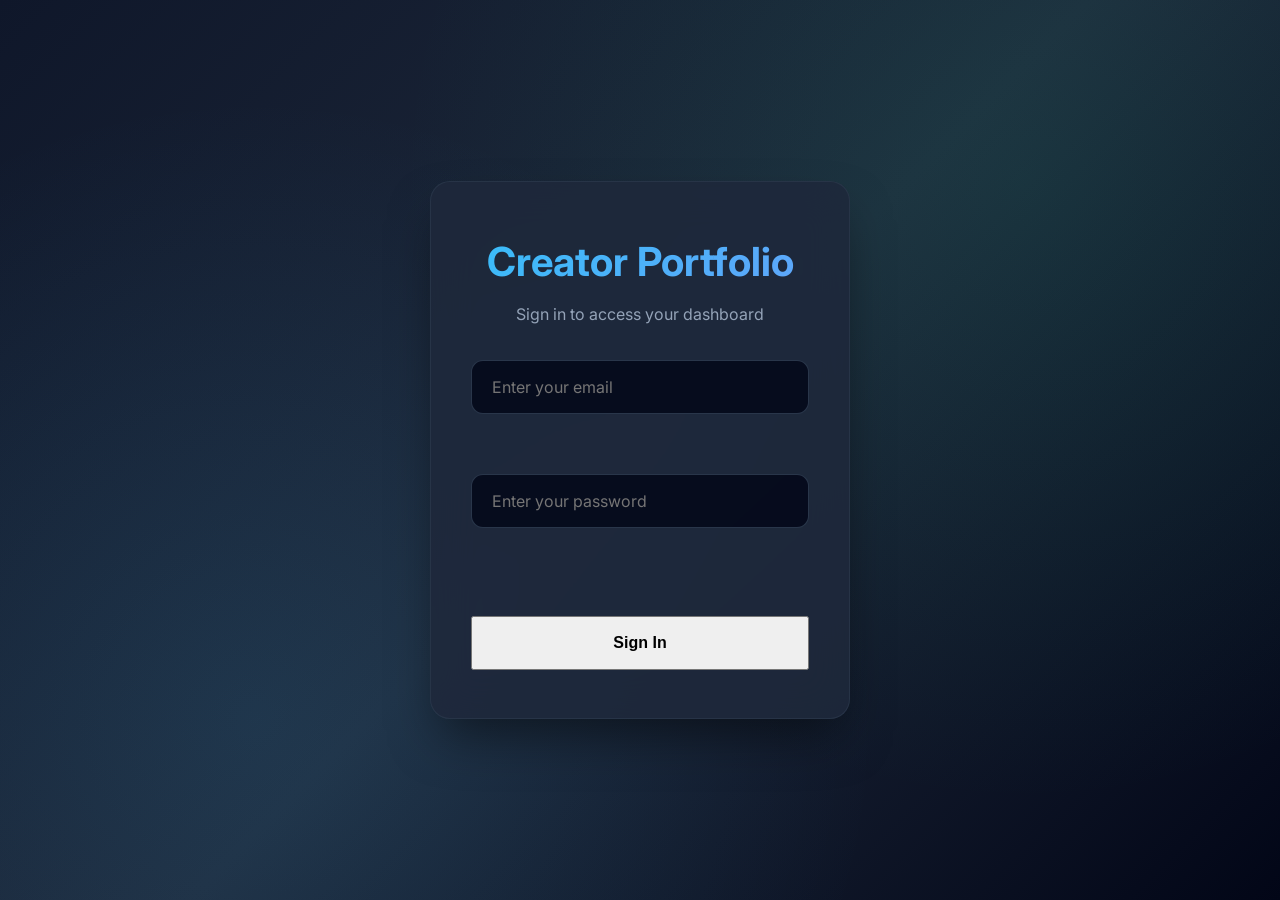
<file: forntend/index.html>
<!DOCTYPE html>
<html lang="en">
<head>
    <meta charset="UTF-8">
    <meta name="viewport" content="width=device-width, initial-scale=1.0">
    <title>Creator Portfolio Builder</title>

    <!-- Main CSS -->
    <link rel="stylesheet" href="assets/css/main.css">
    <link rel="stylesheet" href="assets/css/modern-saas.css">
    <script src="https://html2canvas.hertzen.com/dist/html2canvas.min.js"></script>
    
</head>

<body>

    <!-- ===== NAVBAR (coming next) ===== -->
    <header class="navbar">
    <div class="nav-container">
        <h2 class="logo">Creator Portfolio</h2>

    <nav id="nav-links" class="nav-links">
        <a href="#login">Login</a> 
        <a href="#home">Home</a>
        <a href="#about">About</a>
        <a href="#projects">Projects</a>
        <a href="#contact">Contact</a>
    </nav>
    <button id="logoutBtn" class="btn-secondary" style="display: none; margin-left: 1rem;">Logout</button>
    </div>
</header>

<!-- ===== LOGIN SECTION ===== -->


<!-- ===== PORTFOLIO BUILDER ===== -->
<section class="builder">
<div class="builder-container glass-card fade-in">

        <h2 class="section-title">Build Your Portfolio</h2>

        <form id="builder-form">
            <div class="builder-panel">
                <!-- Name & Title Group -->
                <div class="builder-group" data-icon="👤">
                    <h3 class="group-title">Personal Info</h3>
                    <div class="form-row">
                        <input type="text" id="builder-name" placeholder="Your Name">
                        <input type="text" id="builder-title" placeholder="Your Title (e.g., Web Developer)">
                    </div>
                </div>


                <!-- Skills Group -->
                <div class="builder-group" data-icon="⭐">
                    <h3 class="group-title">Skills</h3>
                    <div class="skills-builder">
                        <div class="skills-input-row">
                            <input type="text" id="skill-input" placeholder="Add a skill (e.g., React)">
                            <button type="button" id="add-skill-btn" class="btn-secondary">Add Skill</button>
                        </div>
                        <div id="skills-preview" class="skills-preview"></div>
                    </div>
                </div>


                <!-- Projects Group -->
                <div class="builder-group">
                    <h3 class="group-title">📁 Projects</h3>
                    <div class="project-builder">
                        <div class="form-row">
                            <input type="text" id="project-title" placeholder="Project Title">
                            <input type="text" id="project-desc" placeholder="Project Description">
                        </div>
                        <input type="text" id="project-image" placeholder="Image URL (optional)">
                        <button type="button" id="add-project-btn" class="btn-secondary">Add Project</button>
                        <div id="project-preview" class="project-preview"></div>
                    </div>
                </div>

                <!-- Template Group -->
                <div class="builder-group">
                    <h3 class="group-title">🎨 Template</h3>
                    <div class="template-selector">
        <div class="template-grid">
                            <div class="template-card active" data-template="modern">
                                <div class="template-preview modern-preview">
                                    <div class="preview-hero"></div>
                                    <div class="preview-grid"></div>
                                </div>
                                <div class="template-label">Modern</div>
                            </div>
                            <div class="template-card" data-template="minimal">
                                <div class="template-preview minimal-preview">
                                    <div class="preview-text"></div>
                                    <div class="preview-list"></div>
                                </div>
                                <div class="template-label">Minimal</div>
                            </div>
                            <div class="template-card" data-template="creative">
                                <div class="template-preview creative-preview">
                                    <svg viewBox="0 0 100 100" class="creative-svg">
                                        <circle cx="50" cy="50" r="30" fill="#38bdf8"/>
                                        <circle cx="30" cy="30" r="10" fill="#60a5fa"/>
                                        <circle cx="70" cy="70" r="15" fill="#3b82f6"/>
                                    </svg>
                                </div>
                                <div class="template-label">Creative</div>
                            </div>
                        </div>
                    </div>
                </div>

                <!-- Image Group -->
                <div class="builder-group">
                    <h3 class="group-title">🖼️ Profile Image</h3>
                    <div class="image-upload">
                        <label for="profile-upload">Upload Profile Image</label>
                        <input type="file" id="profile-upload" accept="image/*">
                    </div>
                </div>

                <button type="submit" class="btn-primary generate-btn">✨ Generate Portfolio</button>
            </div>
        </form>

    </div>
</section>

    <!-- ===== HERO SECTION (coming next) ===== -->
     <div id="portfolio-container" class="portfolio modern">

   <main class="main-content" data-anim="stagger">

    <!-- ===== HERO ===== -->
    <section id="home" class="hero fade-in-up" data-stagger="1">
<div class="hero-container glass-card fade-in">

            <div class="hero-text">
                <h1>Hello, I'm <span id="creator-name" class="highlight">Creator</span> 🚀</h1>
                <p id="creator-title" class="hero-subtitle">
                I build modern web experiences and creative digital products.
            </p>
                <button class="cta-btn">View My Work</button>
            </div>

                <div class="hero-image">
                    <div class="profile-preview-container">
                        <img id="hero-profile-img" src="assets/images/profile.jpg" alt="profile">
                        <img id="live-profile-preview" src="assets/images/profile.jpg" alt="live preview" style="display: none;">
                    </div>
                </div>

        </div>
    </section>

    <!-- ===== ABOUT ===== -->
    <section id="about" class="about">
<div class="about-container glass-card fade-in">

            <h2 class="section-title">About Me</h2>

            <p class="about-text">
                I am a passionate creator focused on building modern, responsive,
                and user-friendly web applications. I love turning ideas into
                beautiful digital experiences.
            </p>

            <div id="about-skills" class="skills">
                <span class="skill-chip">HTML</span>
                <span class="skill-chip">CSS</span>
                <span class="skill-chip">JavaScript</span>
                <span class="skill-chip">FastAPI</span>
                <span class="skill-chip">SQL</span>
            </div>

        </div>
    </section>

    <!-- ===== PROJECTS ===== -->
    <section id="projects" class="projects fade-in-up" data-stagger="3">
<div class="projects-container glass-card fade-in">

            <h2 class="section-title">My Projects</h2>

            <div id="projects-grid" class="projects-grid">

                <div class="project-card">
                    <img src="https://picsum.photos/400/250?random=1" alt="project">
                    <h3>Portfolio Builder</h3>
                    <p>A dynamic portfolio generator built with FastAPI.</p>
                </div>

                <div class="project-card">
                    <img src="https://picsum.photos/400/250?random=2" alt="project">
                    <h3>AI Chat App</h3>
                    <p>Real-time AI chat application with modern UI.</p>
                </div>

                <div class="project-card">
                    <img src="https://picsum.photos/400/250?random=3" alt="project">
                    <h3>Task Manager</h3>
                    <p>Productivity app for managing daily tasks.</p>
                </div>

            </div>
            <div style="text-align: center; margin-top: 30px;">
                <button id="download-btn" class="cta-btn download-btn">
                    Download Portfolio
                </button>
            </div>
        </div>
    </section>
    

</main>
    <!-- ===== CONTACT SECTION ===== -->
<section id="contact" class="contact">
<div class="contact-container glass-card fade-in">

        <h2 class="section-title">Contact Me</h2>

        <form id="contact-form" class="contact-form">

            <div class="form-group">
    <input type="text" id="name" name="name" placeholder="Your Name">
    <div class="error-message" id="name-error"></div>
</div>

            <div class="form-group">
    <input type="email" id="email" name="email" placeholder="Your Email">
    <div class="error-message" id="email-error"></div>
</div>

            <div class="form-group">
    <textarea id="message" name="message" rows="5" placeholder="Your Message"></textarea>
    <div class="error-message" id="message-error"></div>
</div>
            <button type="submit" class="cta-btn">Send Message</button>

        </form>

        <p id="form-status"></p>

    </div>
</section>
<script>
document.addEventListener('DOMContentLoaded', function() {
  if (!localStorage.getItem('token')) {
    window.location.href = 'login.html';
    return;
  }
  // Hide protected content initially
  const portfolioContainer = document.getElementById('portfolio-container');
  const builderSections = document.querySelectorAll('.builder:not(#login)');
  portfolioContainer.style.display = 'none';
  builderSections.forEach(sec => sec.style.display = 'none');
  // Show after auth check
  portfolioContainer.style.display = '';
  builderSections.forEach(sec => sec.style.display = '');
});
</script>
<script src="assets/js/main.js"></script>

</body>

</html>
</file>
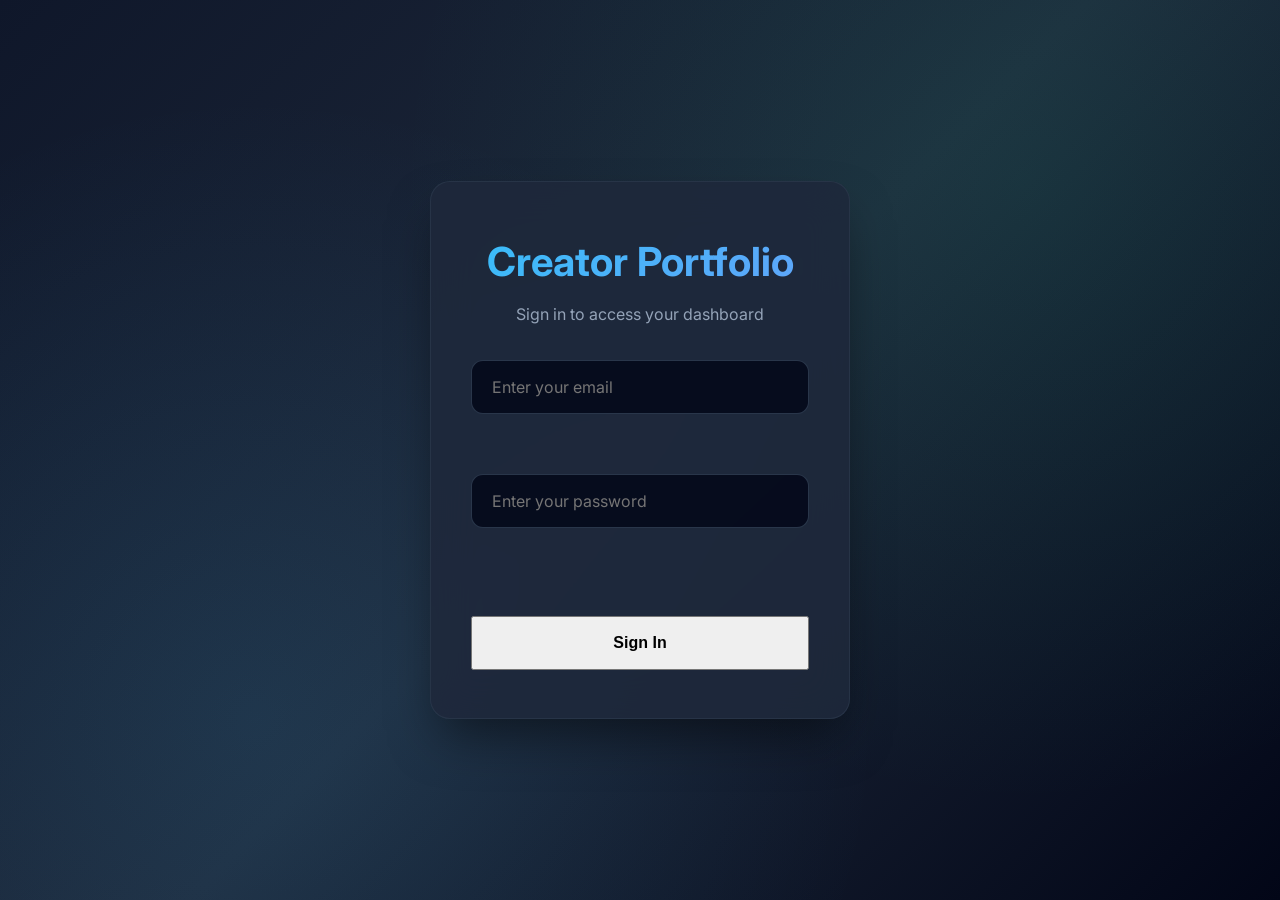
<file: forntend/login.html>
<!DOCTYPE html>
<html lang="en">
<head>
    <meta charset="UTF-8">
    <meta name="viewport" content="width=device-width, initial-scale=1.0">
    <title>Login - Creator Portfolio Builder</title>
    <link rel="stylesheet" href="assets/css/main.css">
    <link rel="stylesheet" href="assets/css/modern-saas.css">
    <style>
        /* Login-specific glassmorphism styles */
        .login-hero {
            min-height: 100vh;
            display: flex;
            align-items: center;
            justify-content: center;
            padding: 2rem;
            background: linear-gradient(135deg, #0f172a 0%, #1e293b 50%, #020617 100%);
            position: relative;
            overflow: hidden;
        }
        .login-hero::before {
            content: '';
            position: absolute;
            top: 0;
            left: 0;
            right: 0;
            bottom: 0;
            background: radial-gradient(circle at 20% 80%, rgba(56,189,248,0.1) 0%, transparent 50%),
                        radial-gradient(circle at 80% 20%, rgba(16,185,129,0.1) 0%, transparent 50%);
            z-index: 1;
        }
        .login-card {
            background: rgba(30, 41, 59, 0.9);
            backdrop-filter: blur(20px);
            border: 1px solid rgba(51, 65, 85, 0.5);
            border-radius: 20px;
            padding: 3rem 2.5rem;
            max-width: 420px;
            width: 100%;
            box-shadow: 0 25px 50px -12px rgba(0,0,0,0.5);
            position: relative;
            z-index: 2;
            animation: slideUp 0.8s ease-out;
        }
        .login-logo {
            text-align: center;
            margin-bottom: 2rem;
        }
        .login-logo h1 {
            font-size: 2.5rem;
            background: linear-gradient(135deg, #38bdf8, #60a5fa);
            -webkit-background-clip: text;
            -webkit-text-fill-color: transparent;
            background-clip: text;
            font-weight: 700;
        }
        .login-form .form-group {
            margin-bottom: 1.5rem;
            position: relative;
        }
        .login-form input {
            width: 100%;
            padding: 1rem 1.25rem;
            background: rgba(2, 6, 23, 0.8);
            border: 1px solid rgba(51, 65, 85, 0.8);
            border-radius: 12px;
            color: white;
            font-size: 1rem;
            transition: all 0.3s ease;
        }
        .login-form input:focus {
            outline: none;
            border-color: #38bdf8;
            box-shadow: 0 0 0 3px rgba(56, 189, 248, 0.2);
            background: rgba(2, 6, 23, 1);
        }
        .error-message {
            color: #ef4444;
            font-size: 0.875rem;
            margin-top: 0.5rem;
            min-height: 1.25rem;
        }
        .login-btn {
            width: 100%;
            padding: 1rem;
            font-size: 1rem;
            font-weight: 600;
            margin-top: 0.5rem;
        }
        .login-btn.loading {
            opacity: 0.8;
            cursor: not-allowed;
        }
        .login-btn.loading::after {
            content: ' ⏳';
            animation: spin 1s linear infinite;
        }
        .back-link {
            text-align: center;
            margin-top: 1.5rem;
        }
        .back-link a {
            color: #60a5fa;
            text-decoration: none;
            font-weight: 500;
        }
        .back-link a:hover {
            color: #38bdf8;
        }
        @keyframes spin {
            from { transform: rotate(0deg); }
            to { transform: rotate(360deg); }
        }
        @media (max-width: 480px) {
            .login-card {
                padding: 2rem 1.5rem;
                margin: 1rem;
            }
        }
    </style>
</head>
<body>
    <div class="login-hero">
        <div class="login-card">
            <div class="login-logo">
                <h1>Creator Portfolio</h1>
                <p style="color: #94a3b8; margin-top: 0.5rem;">Sign in to access your dashboard</p>
            </div>
            <form id="loginForm" class="login-form">
                <div class="form-group">
                    <input type="email" id="loginEmail" placeholder="Enter your email" required>
                    <div id="emailError" class="error-message"></div>
                </div>
                <div class="form-group">
                    <input type="password" id="loginPassword" placeholder="Enter your password" required>
                    <div id="passwordError" class="error-message"></div>
                </div>
                <div id="generalError" class="error-message"></div>
                <button type="submit" class="btn-primary login-btn" id="loginBtn">
                    Sign In
                </button>
            </form>
        </div>
    </div>

    <script>
        const BASE_URL = 'https://creator-portfolio-builder.onrender.com';
        
        document.getElementById('loginForm').addEventListener('submit', async (e) => {
            e.preventDefault();
            
            const email = document.getElementById('loginEmail').value;
            const password = document.getElementById('loginPassword').value;
            const btn = document.getElementById('loginBtn');
            const generalError = document.getElementById('generalError');
            
            // Reset errors
            document.getElementById('emailError').textContent = '';
            document.getElementById('passwordError').textContent = '';
            generalError.textContent = '';
            
            // Validation
            if (!email.includes('@')) {
                document.getElementById('emailError').textContent = 'Please enter a valid email';
                return;
            }
            if (password.length < 6) {
                document.getElementById('passwordError').textContent = 'Password must be at least 6 characters';
                return;
            }
            
            // Loading state
            btn.classList.add('loading');
            btn.disabled = true;
            btn.textContent = 'Signing In';
            
            try {
                const formData = new URLSearchParams();
                formData.append('username', email);
                formData.append('password', password);
                
                const res = await fetch(`${BASE_URL}/login`, {
                    method: 'POST',
                    headers: { 'Content-Type': 'application/x-www-form-urlencoded' },
                    body: formData
                });
                
                const data = await res.json();
                console.log('Login response:', data); // Debug log
                
                if (res.ok) {
                    localStorage.setItem('token', data.access_token);
                    console.log('Token stored:', data.access_token); // Debug
                    // Smooth redirect
                    document.body.style.opacity = '0';
                    document.body.style.transition = 'opacity 0.3s ease';
                    setTimeout(() => {
                        window.location.href = 'index.html';
                    }, 300);
                } else {
                    console.error('Login error:', data.detail);
                    generalError.textContent = data.detail === 'Invalid credentials' ? 'Invalid credentials' : 'Server error, please try again.';
                }
            } catch (error) {
                console.error('Network error:', error);
                generalError.textContent = 'Server error, please try again.';
            } finally {
                btn.classList.remove('loading');
                btn.disabled = false;
                btn.textContent = 'Sign In';
            }
        });
    </script>
</body>
</html>
</file>
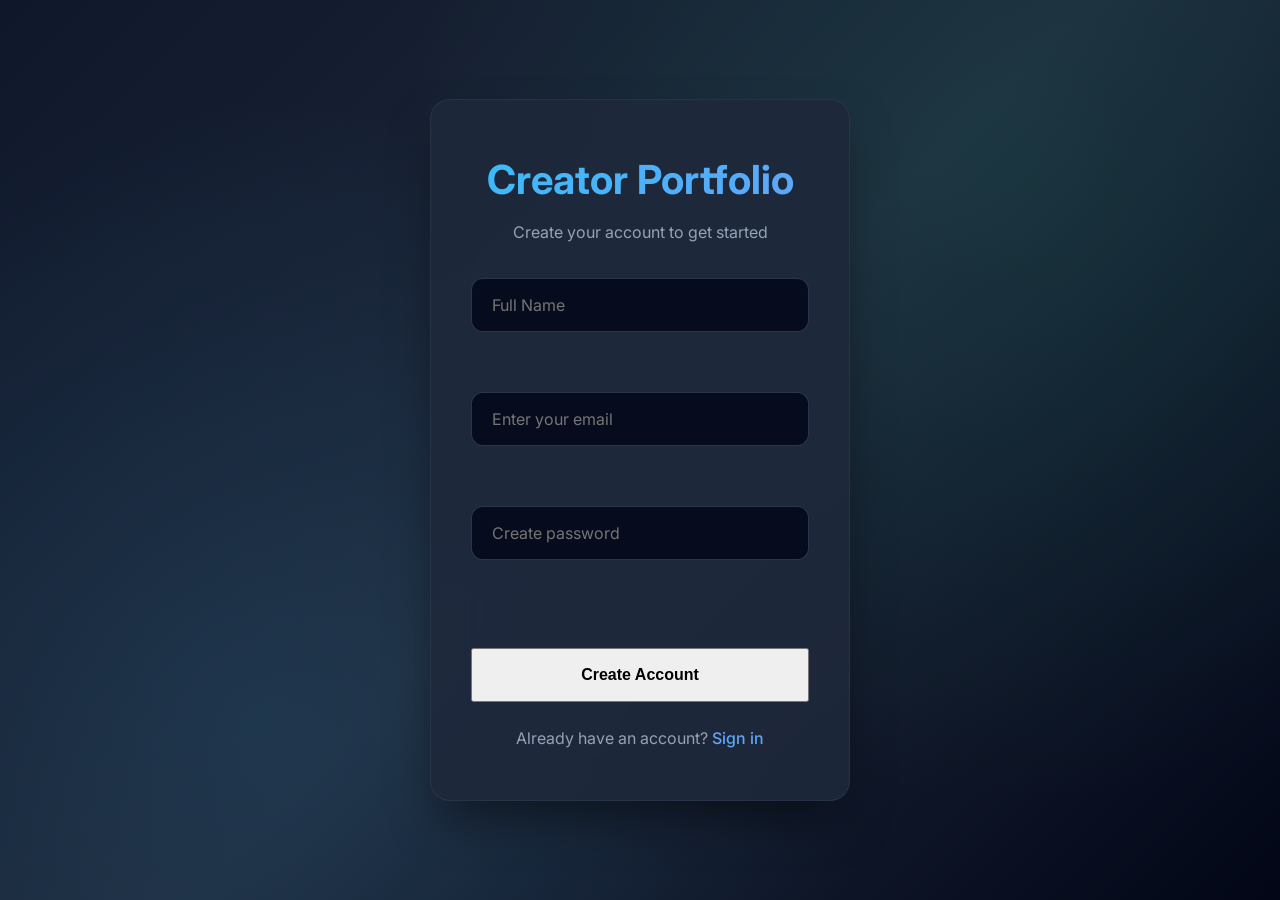
<file: forntend/signup.html>
<!DOCTYPE html>
<html lang="en">
<head>
    <meta charset="UTF-8">
    <meta name="viewport" content="width=device-width, initial-scale=1.0">
    <title>Sign Up - Creator Portfolio Builder</title>
    <link rel="stylesheet" href="assets/css/main.css">
    <link rel="stylesheet" href="assets/css/modern-saas.css">
    <style>
        /* Signup-specific glassmorphism styles (same as login) */
        .login-hero {
            min-height: 100vh;
            display: flex;
            align-items: center;
            justify-content: center;
            padding: 2rem;
            background: linear-gradient(135deg, #0f172a 0%, #1e293b 50%, #020617 100%);
            position: relative;
            overflow: hidden;
        }
        .login-hero::before {
            content: '';
            position: absolute;
            top: 0;
            left: 0;
            right: 0;
            bottom: 0;
            background: radial-gradient(circle at 20% 80%, rgba(56,189,248,0.1) 0%, transparent 50%),
                        radial-gradient(circle at 80% 20%, rgba(16,185,129,0.1) 0%, transparent 50%);
            z-index: 1;
        }
        .login-card {
            background: rgba(30, 41, 59, 0.9);
            backdrop-filter: blur(20px);
            border: 1px solid rgba(51, 65, 85, 0.5);
            border-radius: 20px;
            padding: 3rem 2.5rem;
            max-width: 420px;
            width: 100%;
            box-shadow: 0 25px 50px -12px rgba(0,0,0,0.5);
            position: relative;
            z-index: 2;
            animation: slideUp 0.8s ease-out;
        }
        .login-logo {
            text-align: center;
            margin-bottom: 2rem;
        }
        .login-logo h1 {
            font-size: 2.5rem;
            background: linear-gradient(135deg, #38bdf8, #60a5fa);
            -webkit-background-clip: text;
            -webkit-text-fill-color: transparent;
            background-clip: text;
            font-weight: 700;
        }
        .login-form .form-group {
            margin-bottom: 1.5rem;
            position: relative;
        }
        .login-form input {
            width: 100%;
            padding: 1rem 1.25rem;
            background: rgba(2, 6, 23, 0.8);
            border: 1px solid rgba(51, 65, 85, 0.8);
            border-radius: 12px;
            color: white;
            font-size: 1rem;
            transition: all 0.3s ease;
        }
        .login-form input:focus {
            outline: none;
            border-color: #38bdf8;
            box-shadow: 0 0 0 3px rgba(56, 189, 248, 0.2);
            background: rgba(2, 6, 23, 1);
        }
        .error-message {
            color: #ef4444;
            font-size: 0.875rem;
            margin-top: 0.5rem;
            min-height: 1.25rem;
        }
        .login-btn {
            width: 100%;
            padding: 1rem;
            font-size: 1rem;
            font-weight: 600;
            margin-top: 0.5rem;
        }
        .login-btn.loading {
            opacity: 0.8;
            cursor: not-allowed;
        }
        .login-btn.loading::after {
            content: ' ⏳';
            animation: spin 1s linear infinite;
        }
        .back-link {
            text-align: center;
            margin-top: 1.5rem;
        }
        .back-link a {
            color: #60a5fa;
            text-decoration: none;
            font-weight: 500;
        }
        .back-link a:hover {
            color: #38bdf8;
        }
        @keyframes spin {
            from { transform: rotate(0deg); }
            to { transform: rotate(360deg); }
        }
        @media (max-width: 480px) {
            .login-card {
                padding: 2rem 1.5rem;
                margin: 1rem;
            }
        }
    </style>
</head>
<body>
    <div class="login-hero">
        <div class="login-card">
            <div class="login-logo">
                <h1>Creator Portfolio</h1>
                <p style="color: #94a3b8; margin-top: 0.5rem;">Create your account to get started</p>
            </div>
            <form id="signupForm" class="login-form">
                <div class="form-group">
                    <input type="text" id="signupName" placeholder="Full Name" required>
                    <div id="nameError" class="error-message"></div>
                </div>
                <div class="form-group">
                    <input type="email" id="signupEmail" placeholder="Enter your email" required>
                    <div id="emailError" class="error-message"></div>
                </div>
                <div class="form-group">
                    <input type="password" id="signupPassword" placeholder="Create password" required>
                    <div id="passwordError" class="error-message"></div>
                </div>
                <div id="generalError" class="error-message"></div>
                <button type="submit" class="btn-primary login-btn" id="signupBtn">
                    Create Account
                </button>
            </form>
            <div class="back-link">
                <span style="color: #94a3b8;">Already have an account?</span> 
                <a href="login.html">Sign in</a>
            </div>
        </div>
    </div>

    <script>
        const BASE_URL = 'https://creator-portfolio-builder.onrender.com';
        
        document.getElementById('signupForm').addEventListener('submit', async (e) => {
            e.preventDefault();
            
            const name = document.getElementById('signupName').value.trim();
            const email = document.getElementById('signupEmail').value.trim();
            const password = document.getElementById('signupPassword').value;
            const btn = document.getElementById('signupBtn');
            const generalError = document.getElementById('generalError');
            
            // Reset errors
            document.getElementById('nameError').textContent = '';
            document.getElementById('emailError').textContent = '';
            document.getElementById('passwordError').textContent = '';
            generalError.textContent = '';
            
            // Validation
            if (name.length < 2) {
                document.getElementById('nameError').textContent = 'Name must be at least 2 characters';
                return;
            }
            if (!email.includes('@')) {
                document.getElementById('emailError').textContent = 'Please enter a valid email';
                return;
            }
            if (password.length < 6) {
                document.getElementById('passwordError').textContent = 'Password must be at least 6 characters';
                return;
            }
            
            // Loading state
            btn.classList.add('loading');
            btn.disabled = true;
            btn.textContent = 'Creating Account';
            
            try {
                const res = await fetch(`${BASE_URL}/signup`, {
                    method: 'POST',
                    headers: { 'Content-Type': 'application/json' },
                    body: JSON.stringify({ name, email, password })
                });
                
                const data = await res.json();
                
                if (res.ok) {
                    // Success - redirect to login
                    document.body.style.opacity = '0';
                    document.body.style.transition = 'opacity 0.3s ease';
                    setTimeout(() => {
                        window.location.href = 'login.html';
                    }, 300);
                } else {
                    console.error('Signup error:', data.detail);
                    generalError.textContent = data.detail || 'Signup failed. Please try again.';
                }
            } catch (error) {
                console.error('Network error:', error);
                generalError.textContent = 'Server error, please try again.';
            } finally {
                btn.classList.remove('loading');
                btn.disabled = false;
                btn.textContent = 'Create Account';
            }
        });
    </script>
</body>
</html>
</file>
<file: forntend/assets/css/main.css>
html {
    scroll-behavior: smooth;
}

/* ===== RESET ===== */
* {
    margin: 0;
    padding: 0;
    box-sizing: border-box;
}

/* ===== BODY ===== */
body {
    font-family: Arial, Helvetica, sans-serif;
    background-color: #0f172a;
    color: white;
    line-height: 1.6;
}

/* ===== NAVBAR ===== */
.navbar {
    background: #020617;
    border-bottom: 1px solid #1e293b;
    position: sticky;
    top: 0;
    z-index: 1000;
}

.nav-container {
    max-width: 1200px;
    margin: auto;
    padding: 15px 40px;
    display: flex;
    justify-content: space-between;
    align-items: center;
}

.logo {
    font-size: 1.5rem;
    font-weight: bold;
}

/* ===== NAV LINKS ===== */
.nav-links a {
    color: #cbd5e1;
    text-decoration: none;
    margin-left: 25px;
    font-size: 0.95rem;
    transition: 0.3s ease;
}

.nav-links a:hover {
    color: #38bdf8;
}

/* ===== HERO ===== */
.hero {
    padding: 100px 20px 80px;
}

.hero-container {
    max-width: 1200px;
    margin: 0 auto;
    padding: 0 20px;
    display: flex;
    align-items: center;
    justify-content: space-between;
    gap: 60px;
}

.hero-text {
    flex: 1;
}

.hero-text h1 {
    font-size: 3rem;
    margin-bottom: 15px;
    line-height: 1.2;
}

.highlight {
    color: #38bdf8;
}

.hero-subtitle {
    color: #94a3b8;
    margin-bottom: 25px;
    font-size: 1.1rem;
}

/* ===== CTA BUTTON BASE ===== */
.cta-btn {
    background: #38bdf8;
    color: #020617;
    border: none;
    padding: 12px 24px;
    font-size: 1rem;
    border-radius: 8px;
    cursor: pointer;
    transition: 0.3s ease;
}

.cta-btn:hover {
    background: #0ea5e9;
}

/* ===== HERO IMAGE ===== */
.hero-image {
    flex: 1;
    display: flex;
    justify-content: center;
}

.hero-image img {
    width: 320px;
    border-radius: 20px;
}

/* ===== MOBILE RESPONSIVE ===== */
@media (max-width: 768px) {
    .hero-container {
        flex-direction: column;
        text-align: center;
    }

    .hero-image img {
        width: 250px;
        margin-top: 20px;
    }
}

/* ===== ABOUT SECTION ===== */
.about {
    padding: 80px 20px;
    background: #020617;
    width: 100%;
}

.about-container {
    max-width: 900px;
    margin: auto;
    text-align: center;
}

.section-title {
    font-size: 2.2rem;
    margin-bottom: 20px;
}

.about-text {
    color: #94a3b8;
    margin-bottom: 30px;
    line-height: 1.7;
}

/* ===== SKILLS ===== */
.skills,
#about-skills {
  display: flex !important;
  justify-content: center !important;
  align-items: center;
  flex-wrap: wrap;
  gap: 14px;
  width: 100%;
  margin: 0 auto;
  margin-top: 20px;
}

.skills-section {
  display: flex;
  flex-direction: column;
  align-items: center;
}

.skill-chip {
    background: #0f172a;
    border: 1px solid #1e293b;
    padding: 8px 16px;
    border-radius: 999px;
    font-size: 0.9rem;
    color: #cbd5e1;
}

/* ===== PROJECTS ===== */
.projects {
    padding: 80px 20px;
    background: #0f172a;
}

.projects-container {
    max-width: 1200px;
    margin: 0 auto;
    padding: 0 20px;
    text-align: center;
}

/* GRID */
.projects-grid {
  display: grid;
  grid-template-columns: repeat(auto-fit, minmax(320px, 1fr));
  gap: 2rem;
  align-items: stretch;
  margin-top: 40px;
}

/* CARD */
.project-card {
  background: #020617;
  border: 1px solid #1e293b;
  overflow: hidden;
  border-radius: 20px;
  display: flex;
  flex-direction: column;
  padding: 15px;
  text-align: left;
  transition: 0.3s ease;
}

/* IMAGE */
.project-card img {
  width: 100%;
  height: 220px;
  object-fit: cover;
  display: block;
  border-radius: 12px;
  margin-bottom: 12px;
}

/* HOVER */
.project-card:hover {
    transform: translateY(-6px);
    border-color: #38bdf8;
}

.project-card h3 {
    margin-bottom: 8px;
}

.project-card p {
    color: #94a3b8;
    font-size: 0.95rem;
}

/* ===== CONTACT ===== */
.contact {
    padding: 80px 20px;
    background: #020617;
}

.contact-container {
    max-width: 800px;
    margin: 0 auto;
    text-align: center;
}

/* ===== CONTACT FORM ===== */
.contact-form {
    margin-top: 30px;
}

.form-group {
    margin-bottom: 18px;
}

.contact-form input,
.contact-form textarea {
    width: 100%;
    padding: 12px 14px;
    background: #0f172a;
    border: 1px solid #1e293b;
    border-radius: 8px;
    color: white;
    font-size: 0.95rem;
    outline: none;
    transition: 0.2s ease;
}

.contact-form input:focus,
.contact-form textarea:focus {
    border-color: #38bdf8;
}

/* ===== CONTACT BUTTON ===== */
.contact-form .cta-btn {
    display: inline-block;
    margin-top: 12px;
    min-width: 160px;
}

/* ===== STATUS TEXT ===== */
#form-status {
    margin-top: 15px;
    font-size: 0.95rem;
    font-weight: 500;
}
/* ===== FORM VALIDATION ===== */
.input-error {
    border-color: #ef4444 !important;
}

.error-message {
    color: #ef4444;
    font-size: 0.85rem;
    margin-top: 5px;
}
/* ===== BUILDER ===== */
.builder {
    padding: 60px 20px;
    background: #020617;
}

.builder-container {
    max-width: 700px;
    margin: 0 auto;
    text-align: center;
}

.builder-form {
    margin-top: 25px;
}
/* ===== SKILLS BUILDER ===== */
.skills-builder {
    margin-top: 20px;
}

.skills-input-row {
    display: flex;
    gap: 10px;
    justify-content: center;
    flex-wrap: wrap;
}

.skills-input-row input {
    padding: 10px 12px;
    border-radius: 8px;
    border: 1px solid #1e293b;
    background: #0f172a;
    color: white;
    min-width: 220px;
}

.skills-preview {
    margin-top: 15px;
    display: flex;
    flex-wrap: wrap;
    gap: 10px;
    justify-content: center;
}
/* ===== PROJECT BUILDER ===== */

.project-builder {
    margin-top: 30px;
}

.project-builder input {
    width: 100%;
    padding: 10px;
    margin-top: 10px;
    border-radius: 8px;
    border: 1px solid #1e293b;
    background: #0f172a;
    color: white;
}

.project-preview {
    margin-top: 15px;
    display: flex;
    flex-direction: column;
    gap: 10px;
}

.project-preview div {
    background: #020617;
    padding: 10px;
    border-radius: 6px;
    border: 1px solid #1e293b;
}
/* PROJECT PREVIEW CARD */

.project-preview-card {
    background: #020617;
    border: 1px solid #1e293b;
    padding: 12px;
    border-radius: 8px;
    text-align: left;
}

.project-preview-card strong {
    display: block;
    margin-bottom: 5px;
}

.project-preview-card p {
    color: #94a3b8;
    font-size: 0.9rem;
}
/* PROFILE IMAGE UPLOAD */

.image-upload {
    margin-top: 20px;
}

.image-upload label {
    display: block;
    margin-bottom: 8px;
    color: #cbd5e1;
}

.image-upload input {
    background: #0f172a;
    border: 1px solid #1e293b;
    padding: 8px;
    border-radius: 6px;
    color: white;
}
/* PROJECT BUILDER SPACING */

#project-title,
#project-desc,
#project-image {
    margin-bottom: 15px;
}
#add-project-btn {
    margin-top: 10px;
    margin-bottom: 25px;
}
/* PROJECT BUILDER LAYOUT */

#project-title,
#project-desc,
#project-image {
    width: 100%;
    max-width: 600px;
    display: block;
    margin: 0 auto 15px auto;
}

#add-project-btn {
    display: block;
    margin: 10px auto 30px auto;
}
.skill-chip span {
    margin-left: 6px;
    color: #f87171;
    font-weight: bold;
}
#project-preview {
    margin-top: 25px;
    display: grid;
    grid-template-columns: repeat(auto-fit, minmax(250px, 1fr));
    gap: 20px;
}
.delete-project-btn {
    margin-top: 10px;
    padding: 6px 12px;
    border: none;
    border-radius: 6px;
    background: #ef4444;
    color: white;
    cursor: pointer;
}

.delete-project-btn:hover {
    background: #dc2626;
}

.btn-secondary.navbar-btn {
    margin-left: 1rem;
    padding: var(--spacing-xs) var(--spacing-sm);
    font-size: 0.875rem;
}

#logoutBtn {
    background: rgba(239, 68, 68, 0.2);
    border-color: rgba(239, 68, 68, 0.4);
    color: #ef4444;
}

#logoutBtn:hover {
    background: rgba(239, 68, 68, 0.4);
    border-color: #ef4444;
    color: white;
    transform: translateY(-1px);
}

.hidden-auth {
    display: none !important;
}

.loading-spinner {
    display: inline-block;
    width: 1rem;
    height: 1rem;
    border: 2px solid rgba(255,255,255,0.3);
    border-top: 2px solid #38bdf8;
    border-radius: 50%;
    animation: spin 1s linear infinite;
    margin-right: 0.5rem;
}

@keyframes spin {
    0% { transform: rotate(0deg); }
    100% { transform: rotate(360deg); }
}


/* ===== PRIMARY BUTTON ===== */

.cta-btn {
    background: #38bdf8;
    color: #020617;
    padding: 12px 24px;
    border: none;
    border-radius: 8px;
    font-size: 0.95rem;
    font-weight: 600;
    cursor: pointer;
    transition: all 0.25s ease;
}

.cta-btn:hover {
    transform: translateY(-2px);
    box-shadow: 0 8px 20px rgba(56,189,248,0.35);
}

.cta-btn:active {
    transform: translateY(0);
}
section {
    border-bottom: 1px solid #1e293b;
}
section {
    animation: fadeIn 0.6s ease;
}

@keyframes fadeIn {
    from {
        opacity: 0;
        transform: translateY(20px);
    }
    to {
        opacity: 1;
        transform: translateY(0);
    }
}
/* BUILDER PANEL */

.builder-section{
background:#020617;
border:1px solid #1e293b;
border-radius:16px;
padding:30px;
margin:40px auto;
max-width:700px;
box-shadow:0 10px 30px rgba(0,0,0,0.4);
}

#download-btn{
display:none;
margin:40px auto;
display:block;
}

.portfolio.modern{
background:#0f172a;
color:white;
}
.portfolio.minimal{
background:white;
color:#111;
}

.portfolio.minimal .project-card{
border:1px solid #ddd;
background:white;
}
</file>
<file: forntend/assets/css/modern-saas.css>
/* ===== MODERN SAAS UI UPGRADE - COMPLETE ===== */
@import url('https://fonts.googleapis.com/css2?family=Inter:wght@300;400;500;600;700&amp;family=Poppins:wght@400;500;600;700&amp;display=swap');

:root {
  /* Colors - Dark SaaS Theme */
  --bg-primary: #020617;
  --bg-secondary: #0f172a;
  --bg-card: rgba(30, 41, 59, 0.9);
  --bg-glass: rgba(15, 23, 42, 0.85);
  --border-subtle: rgba(51, 65, 85, 0.5);
  --border-glow: rgba(56, 189, 248, 0.3);
  --text-primary: #f1f5f9;
  --text-secondary: #cbd5e1;
  --accent-blue: #38bdf8;
  --accent-blue-dark: #0ea5e9;
  --accent-gradient: linear-gradient(135deg, #38bdf8 0%, #60a5fa 50%, #3b82f6 100%);
  --success: #10b981;
  --error: #ef4444;
  
  /* Spacing System */
  --spacing-xs: 0.5rem;
  --spacing-sm: 1rem;
  --spacing-md: 1.5rem;
  --spacing-lg: 2rem;
  --spacing-xl: 3rem;
  
  /* Shadows & Glassmorphism */
  --shadow-sm: 0 1px 3px 0 rgba(0, 0, 0, 0.1), 0 1px 2px 0 rgba(0, 0, 0, 0.06);
  --shadow-md: 0 10px 25px -5px rgba(0, 0, 0, 0.2), 0 4px 6px -2px rgba(0, 0, 0, 0.1);
  --shadow-lg: 0 25px 50px -12px rgba(0, 0, 0, 0.3);
  --shadow-glass: 0 8px 32px 0 rgba(31, 38, 135, 0.37);
  --backdrop-blur: blur(20px);
  
  /* Border Radius */
  --radius-sm: 8px;
  --radius-md: 12px;
  --radius-lg: 20px;
  --radius-xl: 24px;
  
  /* Transitions */
  --transition-fast: 0.2s ease;
  --transition-normal: 0.3s cubic-bezier(0.4, 0, 0.2, 1);
  --transition-slow: 0.5s ease;
}

/* ===== BASE ===== */
* {
  margin: 0;
  padding: 0;
  box-sizing: border-box;
}

html {
  scroll-behavior: smooth;
  scroll-padding-top: 80px;
}

body {
  font-family: 'Inter', 'Poppins', -apple-system, BlinkMacSystemFont, sans-serif;
  background: var(--bg-primary);
  color: var(--text-primary);
  line-height: 1.6;
  overflow-x: hidden;
  min-height: 100vh;
}

/* ===== ANIMATIONS ===== */
@keyframes fadeInUp {
  from {
    opacity: 0;
    transform: translateY(30px);
  }
  to {
    opacity: 1;
    transform: translateY(0);
  }
}

@keyframes fadeIn {
  from { opacity: 0; }
  to { opacity: 1; }
}

@keyframes float {
  0%, 100% { transform: translateY(0px); }
  50% { transform: translateY(-10px); }
}

@keyframes shimmer {
  0% { background-position: -468px 0; }
  100% { background-position: 468px 0; }
}

.fade-in-up { animation: fadeInUp 0.8s ease-out forwards; }
.fade-in { animation: fadeIn 0.6s ease-out forwards; }
.float { animation: float 3s ease-in-out infinite; }
.glass-enter { animation: fadeInUp 1s cubic-bezier(0.25, 0.46, 0.45, 0.94); }

/* ===== NAVBAR - Premium Glass ===== */
.navbar {
  position: sticky;
  top: 0;
  z-index: 1000;
  background: rgba(2, 6, 23, 0.95);
  backdrop-filter: var(--backdrop-blur);
  border-bottom: 1px solid var(--border-subtle);
  box-shadow: var(--shadow-md);
}

.nav-container {
  max-width: 1400px;
  margin: 0 auto;
  padding: 1rem 2rem;
  display: flex;
  justify-content: space-between;
  align-items: center;
  gap: 2rem;
}

.logo {
  font-family: 'Poppins', sans-serif;
  font-size: clamp(1.25rem, 3vw, 1.75rem);
  font-weight: 700;
  background: var(--accent-gradient);
  -webkit-background-clip: text;
  -webkit-text-fill-color: transparent;
  background-clip: text;
  letter-spacing: -0.025em;
}

.nav-links {
  display: flex;
  gap: 2rem;
  list-style: none;
}

.nav-links a {
  color: var(--text-secondary);
  text-decoration: none;
  font-weight: 500;
  font-size: 0.95rem;
  position: relative;
  transition: var(--transition-normal);
  padding: 0.5rem 0;
}

.nav-links a::after {
  content: '';
  position: absolute;
  bottom: 0;
  left: 0;
  width: 0;
  height: 2px;
  background: var(--accent-gradient);
  transition: var(--transition-normal);
  border-radius: 1px;
}

.nav-links a:hover {
  color: var(--text-primary);
}

.nav-links a:hover::after {
  width: 100%;
}

#logoutBtn {
  background: rgba(239, 68, 68, 0.2);
  border: 1px solid rgba(239, 68, 68, 0.4);
  color: #ef4444;
  padding: 0.5rem 1.25rem;
  border-radius: var(--radius-md);
  font-weight: 500;
  transition: var(--transition-normal);
}

#logoutBtn:hover {
  background: rgba(239, 68, 68, 0.4);
  border-color: #ef4444;
  color: white;
  transform: translateY(-2px);
  box-shadow: 0 4px 12px rgba(239, 68, 68, 0.3);
}

/* ===== SECTIONS - Staggered Animations ===== */
section {
  padding: 5rem 2rem;
  position: relative;
}

section > * {
  opacity: 0;
  animation-fill-mode: forwards;
}

section:nth-child(odd) > * { animation-delay: 0.1s; }
section:nth-child(even) > * { animation-delay: 0.2s; }

/* ===== GLASS CONTAINERS ===== */
.glass-card {
  background: var(--bg-glass);
  backdrop-filter: var(--backdrop-blur);
  border: 1px solid var(--border-subtle);
  border-radius: var(--radius-xl);
  box-shadow: var(--shadow-glass);
  transition: var(--transition-normal);
}

.glass-card:hover {
  border-color: var(--border-glow);
  box-shadow: 0 0 0 1px var(--border-glow), var(--shadow-lg);
}

/* ===== HERO SECTION ===== */
.hero {
  min-height: 100vh;
  display: flex;
  align-items: center;
  background: radial-gradient(ellipse at top left, rgba(56,189,248,0.15) 0%, transparent 50%),
              radial-gradient(ellipse at bottom right, rgba(96,165,250,0.1) 0%, transparent 50%),
              var(--bg-secondary);
}

.hero-container {
  max-width: 1400px;
  margin: 0 auto;
  padding: 0 2rem;
  display: grid;
  grid-template-columns: 1fr 1fr;
  gap: 4rem;
  align-items: center;
}

.hero-text h1 {
  font-family: 'Poppins', sans-serif;
  font-size: clamp(3rem, 8vw, 5rem);
  font-weight: 700;
  line-height: 1.1;
  margin-bottom: 1.5rem;
  background: var(--accent-gradient);
  -webkit-background-clip: text;
  -webkit-text-fill-color: transparent;
  background-clip: text;
}

.hero-subtitle {
  font-size: 1.25rem;
  color: var(--text-secondary);
  margin-bottom: 2rem;
  max-width: 500px;
}

.cta-btn {
  background: var(--accent-gradient);
  color: white;
  border: none;
  padding: 1rem 2.5rem;
  font-size: 1.1rem;
  font-weight: 600;
  border-radius: var(--radius-lg);
  cursor: pointer;
  position: relative;
  overflow: hidden;
  transition: var(--transition-normal);
  box-shadow: 0 4px 14px 0 rgba(56, 189, 248, 0.4);
  font-family: inherit;
}

.cta-btn::before {
  content: '';
  position: absolute;
  top: 0;
  left: -100%;
  width: 100%;
  height: 100%;
  background: linear-gradient(90deg, transparent, rgba(255,255,255,0.3), transparent);
  transition: left 0.6s;
}

.cta-btn:hover::before {
  left: 100%;
}

.cta-btn:hover {
  transform: translateY(-3px) scale(1.02);
  box-shadow: 0 8px 25px 0 rgba(56, 189, 248, 0.5);
}

.hero-image img {
  width: 100%;
  max-width: 400px;
  border-radius: var(--radius-xl);
  box-shadow: var(--shadow-lg);
  transition: var(--transition-normal);
}

.hero-image img:hover {
  transform: scale(1.05);
}

/* ===== BUILDER ===== */
.builder-container {
  max-width: 900px;
  margin: 0 auto;
}

.builder-panel {
  padding: 3rem;
  max-width: 800px;
  margin: 0 auto;
}

.section-title {
  font-family: 'Poppins', sans-serif;
  font-size: clamp(2.5rem, 6vw, 4rem);
  font-weight: 700;
  text-align: center;
  margin-bottom: 3rem;
  background: var(--accent-gradient);
  -webkit-background-clip: text;
  -webkit-text-fill-color: transparent;
  background-clip: text;
}

.builder-group {
  margin-bottom: 2.5rem;
  padding: 2rem;
  background: var(--bg-glass);
  backdrop-filter: var(--backdrop-blur);
  border: 1px solid var(--border-subtle);
  border-radius: var(--radius-lg);
}

.builder-group::before {
  content: attr(data-icon);
  font-size: 2rem;
  margin-bottom: 1rem;
  display: block;
  text-align: center;
}

.group-title {
  font-size: 1.5rem;
  font-weight: 600;
  margin-bottom: 1.5rem;
  color: var(--text-primary);
}

.form-row {
  display: grid;
  grid-template-columns: 1fr 1fr;
  gap: 1.5rem;
}

input, textarea, select {
  width: 100%;
  padding: 1rem 1.25rem;
  background: rgba(2, 6, 23, 0.8);
  border: 1px solid var(--border-subtle);
  border-radius: var(--radius-md);
  color: var(--text-primary);
  font-size: 1rem;
  font-family: inherit;
  transition: var(--transition-fast);
}

input:focus, textarea:focus {
  outline: none;
  border-color: var(--accent-blue);
  box-shadow: 0 0 0 3px var(--border-glow);
  background: var(--bg-card);
}

.skills-input-row, .project-builder {
  display: flex;
  flex-direction: column;
  align-items: center;
  gap: 1rem;
}

#add-skill-btn {
  display: block;
  margin: 0 auto;
}

.skills-preview, .project-preview {
  margin-top: 1.5rem;
  display: flex;
  flex-wrap: wrap;
  gap: 1rem;
  justify-content: center;
  min-height: 3rem;
}

.creative .skills,
.creative #about-skills {
  display: flex !important;
  justify-content: center !important;
  align-items: center;
  flex-wrap: wrap;
  gap: 14px;
  width: 100%;
  margin: 0 auto;
}

.creative .skill-chip {
  margin: 0;
}


.skill-chip {
  background: var(--accent-gradient);
  color: white;
  padding: 0.5rem 1rem;
  border-radius: 50px;
  font-size: 0.9rem;
  font-weight: 500;
  box-shadow: var(--shadow-sm);
  transition: var(--transition-normal);
  display: flex;
  align-items: center;
  gap: 0.5rem;
}

.skill-chip:hover {
  transform: translateY(-2px) scale(1.05);
  box-shadow: var(--shadow-md);
}

.template-grid {
  display: grid;
  grid-template-columns: repeat(auto-fit, minmax(160px, 1fr));
  gap: 1.5rem;
  margin-top: 1.5rem;
}

.template-card {
  aspect-ratio: 1;
  background: var(--bg-glass);
  backdrop-filter: var(--backdrop-blur);
  border: 2px solid var(--border-subtle);
  border-radius: var(--radius-lg);
  cursor: pointer;
  transition: var(--transition-normal);
  padding: 1.5rem 1rem;
  position: relative;
  overflow: hidden;
  display: flex;
  flex-direction: column;
  align-items: center;
  gap: 0.75rem;
}

.template-card::before {
  content: '';
  position: absolute;
  inset: 0;
  background: var(--accent-gradient);
  opacity: 0;
  transition: var(--transition-normal);
  z-index: 0;
}

.template-card:hover, .template-card.active {
  border-color: var(--accent-blue);
  transform: translateY(-8px);
  box-shadow: var(--shadow-lg);
}

.template-card:hover::before, .template-card.active::before {
  opacity: 0.1;
}

.template-preview {
  flex: 1;
  width: 100%;
  border-radius: var(--radius-md);
  position: relative;
  overflow: hidden;
}

.template-label {
  font-weight: 600;
  z-index: 1;
  position: relative;
}

/* ===== ABOUT ===== */
.about-container {
  max-width: 1000px;
  margin: 0 auto;
  text-align: center;
}

.about-text {
  font-size: 1.2rem;
  color: var(--text-secondary);
  max-width: 700px;
  margin: 0 auto 3rem;
  line-height: 1.8;
}

/* ===== PROJECTS ===== */
.projects-container {
  max-width: 1400px;
  margin: 0 auto;
  text-align: center;
  overflow: hidden;
}

.creative .projects-container {
  overflow: hidden;
}


.projects-grid {
  margin-top: 3rem;
  display: grid;
  grid-template-columns: repeat(auto-fit, minmax(320px, 1fr));
  gap: 2rem;
  align-items: stretch;
}

.creative .projects-grid {
  display: grid !important;
  grid-template-columns: repeat(auto-fit, minmax(320px, 1fr));
  gap: 2rem;
  align-items: stretch;
}


.project-card {
  background: var(--bg-glass);
  backdrop-filter: var(--backdrop-blur);
  border: 1px solid var(--border-subtle);
  border-radius: 20px;
  padding: 20px;
  transition: var(--transition-normal);
  overflow: hidden;
  display: flex;
  flex-direction: column;
}

.creative .project-card {
  overflow: hidden !important;
  border-radius: 20px;
  padding: 20px;
  background: rgba(255,255,255,0.05);
  backdrop-filter: blur(20px);
  display: flex;
  flex-direction: column;
}




.project-card img {
  width: 100%;
  height: 220px;
  object-fit: cover;
  display: block;
  border-radius: 12px;
  margin-bottom: 1.5rem;
}

.creative .project-card img {
  width: 100%;
  height: 220px;
  object-fit: cover;
  display: block;
  border-radius: 12px;
}




.project-card h3 {
  font-family: 'Poppins', sans-serif;
  font-size: 1.5rem;
  font-weight: 600;
  margin-bottom: 1rem;
  background: var(--accent-gradient);
  -webkit-background-clip: text;
  -webkit-text-fill-color: transparent;
  background-clip: text;
}

.project-card p {
  color: var(--text-secondary);
  line-height: 1.7;
}

.creative .project-card:hover {
  border-color: var(--border-glow);
  box-shadow: var(--shadow-lg);
}

.project-card:hover {
  border-color: var(--border-glow);
  box-shadow: var(--shadow-lg);
}


#download-btn {
  display: none !important;
  margin: 4rem auto 0;
  background: linear-gradient(135deg, var(--success), #059669);
  padding: 1.25rem 3rem;
  font-size: 1.15rem;
}

/* ===== CONTACT ===== */
.contact-container {
  max-width: 800px;
  margin: 0 auto;
  text-align: center;
}

.contact-form {
  margin-top: 3rem;
  display: flex;
  flex-direction: column;
  gap: 1.5rem;
}

.form-group {
  display: flex;
  flex-direction: column;
  gap: 0.5rem;
}

.error-message {
  color: var(--error);
  font-size: 0.875rem;
  min-height: 1.25rem;
}

/* ===== BUTTON SYSTEM ===== */
.btn-primary.generate-btn, .btn-secondary {
  background: var(--accent-gradient);
  color: white !important;
  border: none;
  padding: 1rem 2rem;
  font-weight: 600;
  border-radius: var(--radius-lg);
  cursor: pointer;
  transition: var(--transition-normal);
  box-shadow: var(--shadow-md);
  font-family: inherit;
  width: 100%;
  max-width: 400px;
}

.btn-secondary {
  background: transparent;
  border: 1px solid var(--border-subtle);
  color: var(--text-primary);
  width: auto;
}

.btn-primary.generate-btn:hover, .btn-secondary:hover {
  transform: translateY(-3px);
  box-shadow: var(--shadow-lg);
}

/* ===== LOGIN/SIGNUP OVERRIDES ===== */
.login-hero {
  min-height: 100vh;
  display: flex;
  align-items: center;
  justify-content: center;
  padding: 2rem;
  background: var(--bg-secondary);
  position: relative;
}

.login-hero::before {
  content: '';
  position: fixed;
  inset: 0;
  background: radial-gradient(circle at 20% 80%, rgba(56,189,248,0.2) 0%, transparent 50%),
              radial-gradient(circle at 80% 20%, rgba(16,185,129,0.15) 0%, transparent 50%);
  z-index: -1;
}

.login-card {
  animation: fadeInUp 1s ease-out;
}

/* ===== RESPONSIVE ===== */
@media (max-width: 1024px) {
  .hero-container {
    grid-template-columns: 1fr;
    text-align: center;
    gap: 3rem;
  }
}

@media (max-width: 768px) {
  .nav-container {
    flex-direction: column;
    gap: 1rem;
    padding: 1rem;
  }
  
  .nav-links {
    gap: 1rem;
  }
  
  .form-row {
    grid-template-columns: 1fr;
  }
  
  .projects-grid {
    grid-template-columns: repeat(auto-fit, minmax(280px, 1fr));
    gap: 1.5rem;
  }
  
  section {
    padding: 3rem 1rem;
  }
}

@media (max-width: 480px) {
  .builder-panel {
    padding: 2rem 1.5rem;
  }
  
  .builder-group {
    padding: 1.5rem;
  }
  
  .template-grid {
    grid-template-columns: repeat(2, 1fr);
  }
}

/* ===== UTILITIES ===== */
.hidden { display: none !important; }
.loading::after {
  content: '';
  display: inline-block;
  width: 1rem;
  height: 1rem;
  border: 2px solid rgba(255,255,255,0.3);
  border-top: 2px solid currentColor;
  border-radius: 50%;
  animation: spin 1s linear infinite;
  margin-left: 0.5rem;
}

@keyframes spin {
  to { transform: rotate(360deg); }
}

#form-status {
  margin-top: 1.5rem;
  font-weight: 500;
  padding: 1rem;
  border-radius: var(--radius-md);
  text-align: center;
}

/* ===== NEW PREMIUM FEATURES ===== */
.main-content {
  max-width: 1100px;
  margin: 0 auto;
  padding: 0 2rem;
}

.main-content section {
  padding: 5rem 0;
}

.profile-preview-container {
  position: relative;
  border-radius: var(--radius-xl);
  overflow: hidden;
  box-shadow: var(--shadow-lg);
  transition: var(--transition-normal);
}

.profile-preview-container:hover {
  transform: scale(1.02);
}

.profile-preview-container #live-profile-preview {
  position: absolute;
  inset: 0;
  width: 100%;
  height: 100%;
  object-fit: cover;
  transition: var(--transition-normal);
  border-radius: var(--radius-xl);
}

/* Template Previews */
.template-preview .preview-hero,
.template-preview .preview-grid,
.template-preview .preview-text,
.template-preview .preview-list {
  height: 40%;
  background: rgba(255,255,255,0.05);
  border-radius: var(--radius-sm);
  margin-bottom: 0.25rem;
}

.template-preview .preview-grid {
  display: grid;
  grid-template-columns: repeat(3,1fr);
  gap: 0.25rem;
}

.template-preview .preview-list {
  display: flex;
  flex-direction: column;
  gap: 0.125rem;
}

.creative-svg {
  width: 60%;
  height: 60%;
  animation: float 2s ease-in-out infinite;
  filter: drop-shadow(0 4px 12px rgba(56,189,248,0.4));
}

[data-stagger] {
  opacity: 0;
  transform: translateY(40px);
  transition: all var(--transition-slow);
}

[data-stagger="1"] { transition-delay: 0.1s; }
[data-stagger="2"] { transition-delay: 0.2s; }
[data-stagger="3"] { transition-delay: 0.3s; }

[data-stagger].visible {
  opacity: 1;
  transform: translateY(0);
}

/* Delete Chips */
.skill-chip .delete-chip,
.project-preview-card .delete-chip {
  margin-left: 0.5rem;
  background: rgba(239,68,68,0.3);
  border: none;
  border-radius: 50%;
  width: 20px;
  height: 20px;
  display: flex;
  align-items: center;
  justify-content: center;
  font-size: 0.75rem;
  cursor: pointer;
  transition: var(--transition-fast);
  opacity: 0;
  transform: scale(0.8);
}

.skill-chip:hover .delete-chip {
  opacity: 1;
  transform: scale(1);
}

.delete-chip:hover {
  background: rgba(239,68,68,0.5);
  transform: scale(1.1);
}

/* Generate Button Loading */
.generate-btn.loading {
  position: relative;
  color: transparent;
}

.generate-btn.loading::after {
  content: '';
  position: absolute;
  width: 1.25rem;
  height: 1.25rem;
  margin: 0 auto;
  border: 2px solid rgba(255,255,255,0.3);
  border-top: 2px solid white;
  border-radius: 50%;
  animation: spin 1s linear infinite;
  left: 0;
  right: 0;
  top: 50%;
  transform: translateY(-50%);
}

/* Navbar Logo Pulse */
.logo {
  animation: pulse-glow 2s ease-in-out infinite alternate;
}

@keyframes pulse-glow {
  from { filter: drop-shadow(0 0 4px rgba(56,189,248,0.3)); }
  to { filter: drop-shadow(0 0 12px rgba(56,189,248,0.6)); }
}

/* Active Template Extra Glow */
.template-card.active {
  box-shadow: 0 0 0 4px var(--border-glow), var(--shadow-lg);
  background: rgba(56,189,248,0.05);
}
#download-btn {
  display: none;
}

/* ============================================
   OVERRIDE BLOCK - MAXIMUM SPECIFICITY FIXES
   Skills center + Project image consistency
   ============================================ */

/* FIX 1: Skills MUST be centered - all templates */
#about-skills,
.portfolio .skills,
.portfolio #about-skills,
.portfolio.creative .skills,
.portfolio.creative #about-skills,
.portfolio.modern .skills,
.portfolio.modern #about-skills,
.portfolio.minimal .skills,
.portfolio.minimal #about-skills {
  display: flex !important;
  justify-content: center !important;
  align-items: center !important;
  flex-wrap: wrap !important;
  gap: 14px !important;
  width: 100% !important;
  margin: 0 auto !important;
  text-align: center !important;
}

/* Skills section container must center children */
.about-container,
.portfolio .about-container {
  display: flex !important;
  flex-direction: column !important;
  align-items: center !important;
  text-align: center !important;
  width: 100% !important;
}

/* Main content must contain overflow */
.main-content {
  overflow: hidden !important;
}

/* FIX 2: Projects container must not overflow parent */
.projects-container,
.portfolio .projects-container,
.creative .projects-container {
  max-width: 100% !important;
  overflow: hidden !important;
  box-sizing: border-box !important;
}

/* FIX 3: Project grid consistent */
.portfolio .projects-grid,
.portfolio.creative .projects-grid,
.portfolio.modern .projects-grid {
  display: grid !important;
  grid-template-columns: repeat(auto-fit, minmax(280px, 1fr)) !important;
  gap: 2rem !important;
  width: 100% !important;
  box-sizing: border-box !important;
}

/* FIX 4: Project card must contain images */
.portfolio .project-card,
.portfolio.creative .project-card {
  overflow: hidden !important;
  border-radius: 20px !important;
  display: flex !important;
  flex-direction: column !important;
  box-sizing: border-box !important;
  max-width: 100% !important;
}

/* FIX 5: Project images fixed height, no overflow */
.portfolio .project-card img,
.portfolio.creative .project-card img,
.portfolio.modern .project-card img {
  width: 100% !important;
  height: 220px !important;
  object-fit: cover !important;
  display: block !important;
  border-radius: 12px !important;
  flex-shrink: 0 !important;
  max-width: 100% !important;
}

/* FIX 6: Remove ALL bad absolute positioning on cards */
.portfolio .project-card,
.portfolio .project-card img,
.portfolio .project-card h3,
.portfolio .project-card p {
  position: static !important;
  transform: none !important;
  left: auto !important;
  top: auto !important;
  right: auto !important;
  bottom: auto !important;
}

/* Re-allow hover transform only for card container */
.portfolio .project-card:hover {
  transform: translateY(-6px) !important;
}
</file>
